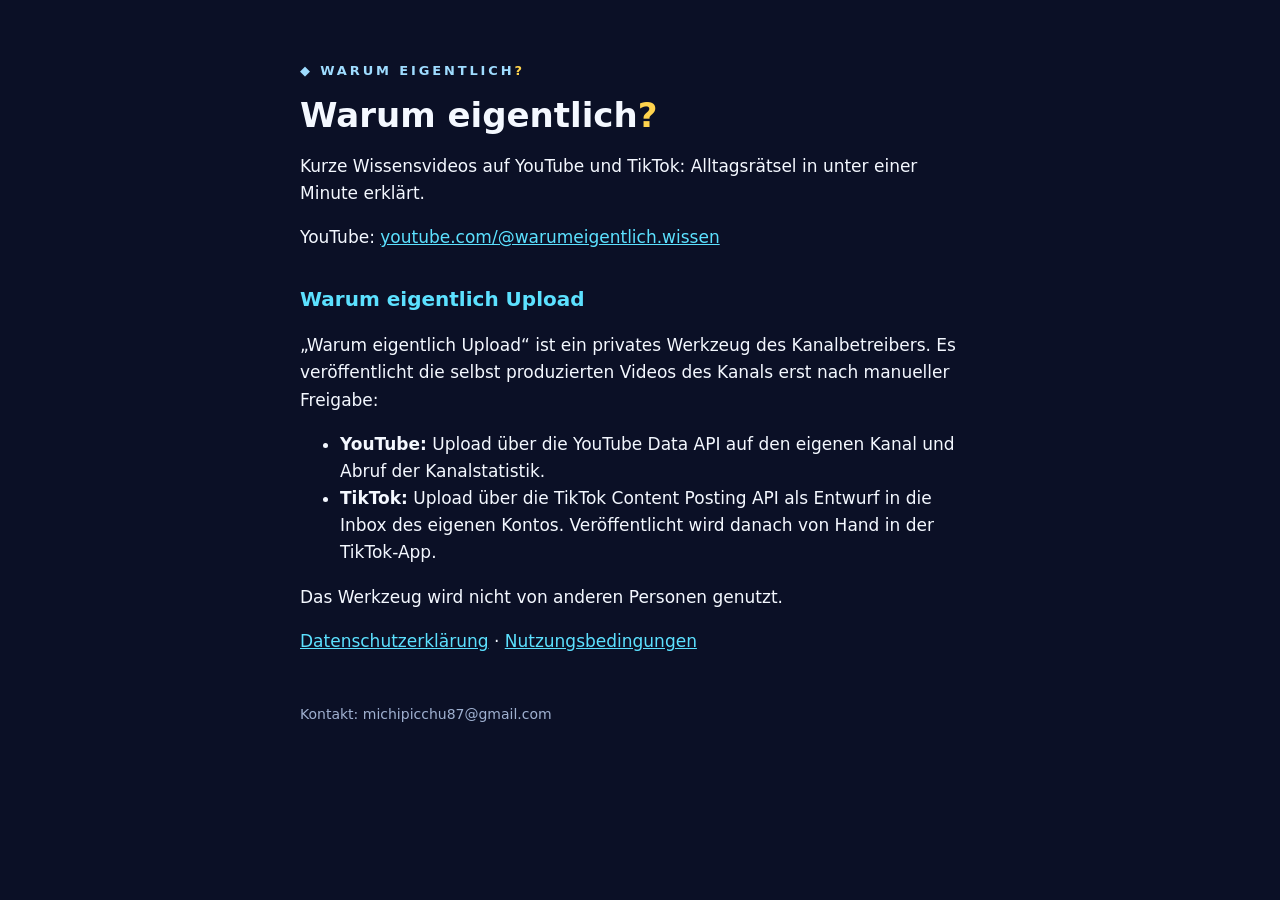
<file: index.html>
<!doctype html>
<html lang="de"><head><meta charset="utf-8"><meta name="viewport" content="width=device-width,initial-scale=1">
<title>Warum eigentlich?</title><link rel="stylesheet" href="style.css"></head>
<body><main>
<p class="brand">◆ Warum eigentlich<span class="q">?</span></p>
<h1>Warum eigentlich<span class="q">?</span></h1>
<p>Kurze Wissensvideos auf YouTube und TikTok: Alltagsrätsel in unter einer Minute erklärt.</p>
<p>YouTube: <a href="https://www.youtube.com/@warumeigentlich.wissen">youtube.com/@warumeigentlich.wissen</a></p>
<h2>Warum eigentlich Upload</h2>
<p>„Warum eigentlich Upload“ ist ein privates Werkzeug des Kanalbetreibers. Es veröffentlicht die selbst produzierten
Videos des Kanals erst nach manueller Freigabe:</p>
<ul>
<li><b>YouTube:</b> Upload über die YouTube Data API auf den eigenen Kanal und Abruf der Kanalstatistik.</li>
<li><b>TikTok:</b> Upload über die TikTok Content Posting API als Entwurf in die Inbox des eigenen Kontos.
Veröffentlicht wird danach von Hand in der TikTok-App.</li>
</ul>
<p>Das Werkzeug wird nicht von anderen Personen genutzt.</p>
<p><a href="datenschutz.html">Datenschutzerklärung</a> · <a href="nutzungsbedingungen.html">Nutzungsbedingungen</a></p>
<footer>Kontakt: michipicchu87@gmail.com</footer>
</main></body></html>
</file>
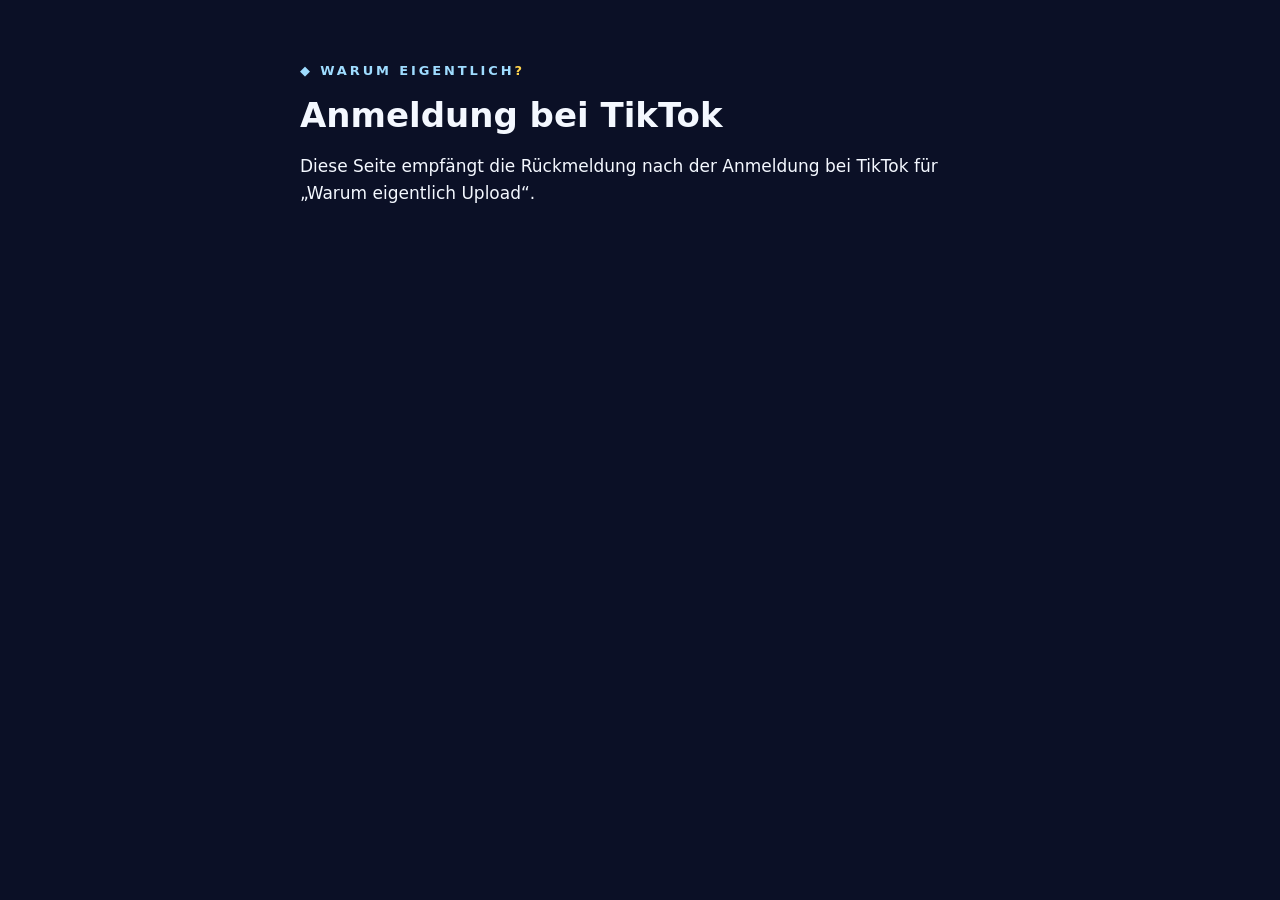
<file: callback.html>
<!doctype html>
<html lang="de"><head><meta charset="utf-8"><meta name="viewport" content="width=device-width,initial-scale=1">
<meta name="referrer" content="no-referrer">
<title>Anmeldung · Warum eigentlich?</title><link rel="stylesheet" href="style.css">
<style>textarea{width:100%;height:110px;background:#0f1638;color:#f4f8ff;border:1px solid #3f86b0;border-radius:8px;padding:10px;font:14px/1.4 monospace}button{margin-top:10px;background:#5ce1ff;color:#0b1026;border:0;border-radius:8px;padding:10px 18px;font-weight:800;cursor:pointer}</style></head>
<body><main>
<p class="brand"><a href="index.html" style="color:inherit;text-decoration:none">◆ Warum eigentlich<span class="q">?</span></a></p>
<h1>Anmeldung bei TikTok</h1>
<div id="ok" hidden>
<p>Die Anmeldung hat geklappt. Diese Adresse kopieren und in <code>tools/tiktok_auth.py</code> einfügen:</p>
<textarea id="url" readonly></textarea>
<button id="copy">Kopieren</button>
</div>
<p id="err" hidden></p>
<p id="none">Diese Seite empfängt die Rückmeldung nach der Anmeldung bei TikTok für „Warum eigentlich Upload“.</p>
<script>
const q = new URLSearchParams(location.search);
if (q.get("code")) {
  document.getElementById("none").hidden = true;
  document.getElementById("ok").hidden = false;
  document.getElementById("url").value = location.href;
  document.getElementById("copy").onclick = () => { navigator.clipboard.writeText(location.href); document.getElementById("copy").textContent = "Kopiert ✓"; };
} else if (q.get("error")) {
  document.getElementById("none").hidden = true;
  const e = document.getElementById("err"); e.hidden = false;
  e.textContent = "TikTok meldet einen Fehler: " + q.get("error") + " " + (q.get("error_description") || "");
}
</script>
</main></body></html>
</file>
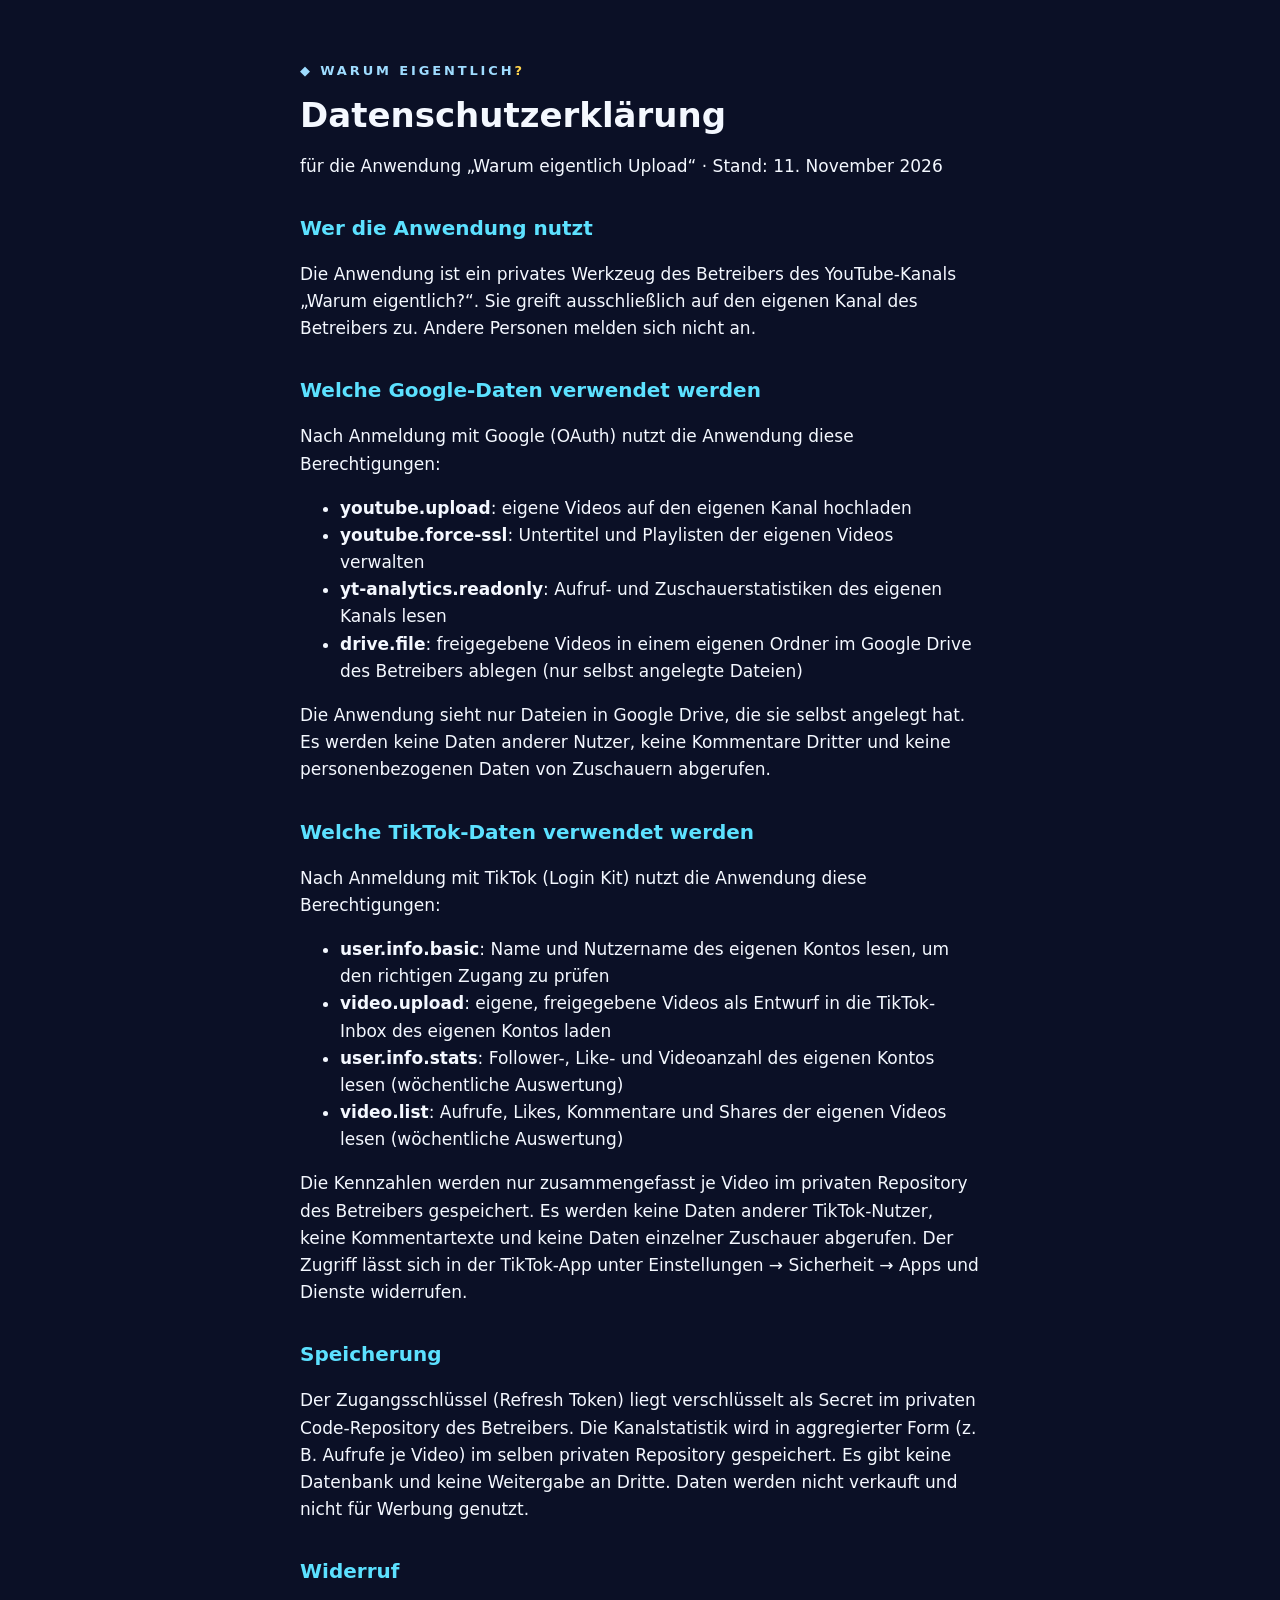
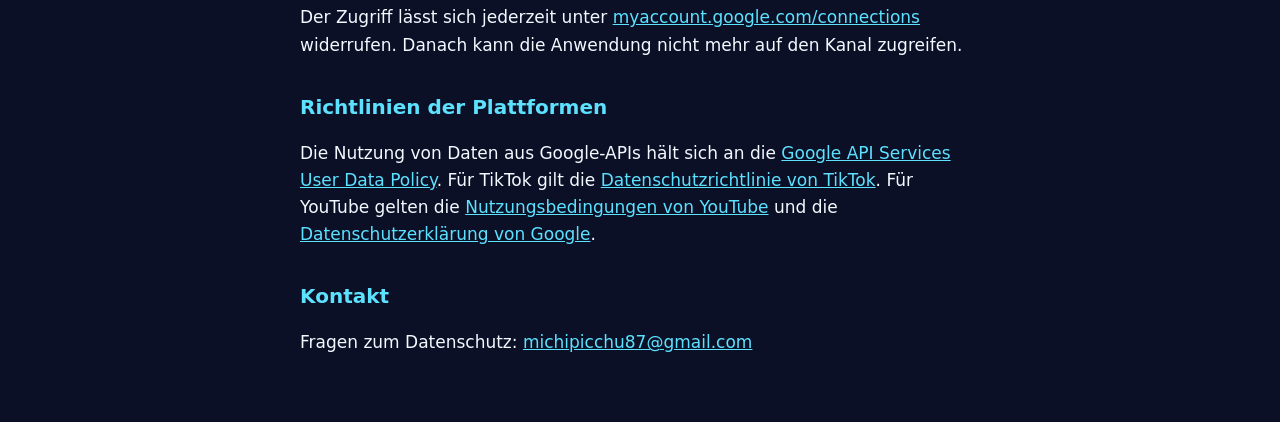
<file: datenschutz.html>
<!doctype html>
<html lang="de"><head><meta charset="utf-8"><meta name="viewport" content="width=device-width,initial-scale=1">
<title>Datenschutz · Warum eigentlich?</title><link rel="stylesheet" href="style.css"></head>
<body><main>
<p class="brand"><a href="index.html" style="color:inherit;text-decoration:none">◆ Warum eigentlich<span class="q">?</span></a></p>
<h1>Datenschutzerklärung</h1>
<p>für die Anwendung „Warum eigentlich Upload“ · Stand: 11. November 2026</p>

<h2>Wer die Anwendung nutzt</h2>
<p>Die Anwendung ist ein privates Werkzeug des Betreibers des YouTube-Kanals „Warum eigentlich?“. Sie greift ausschließlich
auf den eigenen Kanal des Betreibers zu. Andere Personen melden sich nicht an.</p>

<h2>Welche Google-Daten verwendet werden</h2>
<p>Nach Anmeldung mit Google (OAuth) nutzt die Anwendung diese Berechtigungen:</p>
<ul>
<li><b>youtube.upload</b>: eigene Videos auf den eigenen Kanal hochladen</li>
<li><b>youtube.force-ssl</b>: Untertitel und Playlisten der eigenen Videos verwalten</li>
<li><b>yt-analytics.readonly</b>: Aufruf- und Zuschauerstatistiken des eigenen Kanals lesen</li>
<li><b>drive.file</b>: freigegebene Videos in einem eigenen Ordner im Google Drive des Betreibers ablegen (nur selbst angelegte Dateien)</li>
</ul>
<p>Die Anwendung sieht nur Dateien in Google Drive, die sie selbst angelegt hat. Es werden keine Daten anderer Nutzer, keine Kommentare Dritter und keine personenbezogenen Daten von Zuschauern abgerufen.</p>

<h2>Welche TikTok-Daten verwendet werden</h2>
<p>Nach Anmeldung mit TikTok (Login Kit) nutzt die Anwendung diese Berechtigungen:</p>
<ul>
<li><b>user.info.basic</b>: Name und Nutzername des eigenen Kontos lesen, um den richtigen Zugang zu prüfen</li>
<li><b>video.upload</b>: eigene, freigegebene Videos als Entwurf in die TikTok-Inbox des eigenen Kontos laden</li>
<li><b>user.info.stats</b>: Follower-, Like- und Videoanzahl des eigenen Kontos lesen (wöchentliche Auswertung)</li>
<li><b>video.list</b>: Aufrufe, Likes, Kommentare und Shares der eigenen Videos lesen (wöchentliche Auswertung)</li>
</ul>
<p>Die Kennzahlen werden nur zusammengefasst je Video im privaten Repository des Betreibers gespeichert. Es werden keine Daten anderer TikTok-Nutzer, keine Kommentartexte und keine Daten einzelner Zuschauer abgerufen.
Der Zugriff lässt sich in der TikTok-App unter Einstellungen → Sicherheit → Apps und Dienste widerrufen.</p>

<h2>Speicherung</h2>
<p>Der Zugangsschlüssel (Refresh Token) liegt verschlüsselt als Secret im privaten Code-Repository des Betreibers.
Die Kanalstatistik wird in aggregierter Form (z. B. Aufrufe je Video) im selben privaten Repository gespeichert.
Es gibt keine Datenbank und keine Weitergabe an Dritte. Daten werden nicht verkauft und nicht für Werbung genutzt.</p>

<h2>Widerruf</h2>
<p>Der Zugriff lässt sich jederzeit unter <a href="https://myaccount.google.com/connections">myaccount.google.com/connections</a>
widerrufen. Danach kann die Anwendung nicht mehr auf den Kanal zugreifen.</p>

<h2>Richtlinien der Plattformen</h2>
<p>Die Nutzung von Daten aus Google-APIs hält sich an die
<a href="https://developers.google.com/terms/api-services-user-data-policy">Google API Services User Data Policy</a>.
Für TikTok gilt die <a href="https://www.tiktok.com/legal/page/eea/privacy-policy/de">Datenschutzrichtlinie von TikTok</a>. Für YouTube gelten die <a href="https://www.youtube.com/t/terms">Nutzungsbedingungen von YouTube</a> und die
<a href="https://policies.google.com/privacy">Datenschutzerklärung von Google</a>.</p>

<h2>Kontakt</h2>
<p>Fragen zum Datenschutz: <a href="mailto:michipicchu87@gmail.com">michipicchu87@gmail.com</a></p>
</main></body></html>
</file>
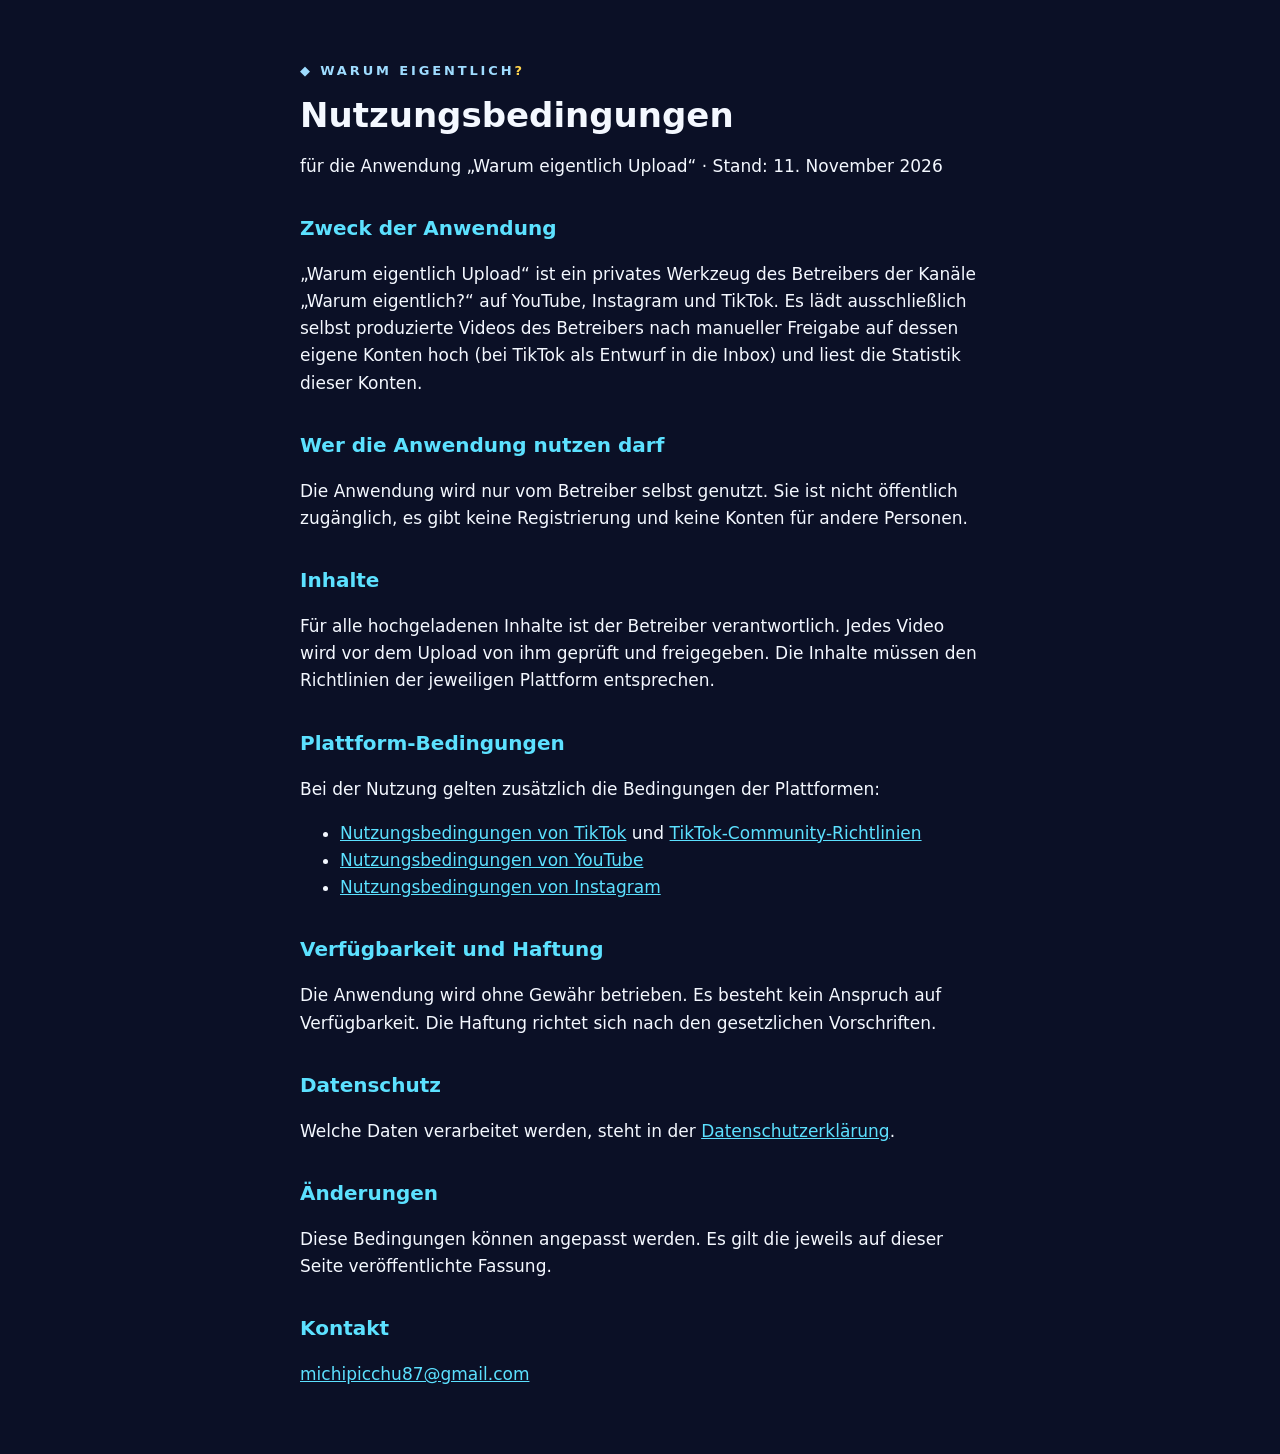
<file: nutzungsbedingungen.html>
<!doctype html>
<html lang="de"><head><meta charset="utf-8"><meta name="viewport" content="width=device-width,initial-scale=1">
<title>Nutzungsbedingungen · Warum eigentlich?</title><link rel="stylesheet" href="style.css"></head>
<body><main>
<p class="brand"><a href="index.html" style="color:inherit;text-decoration:none">◆ Warum eigentlich<span class="q">?</span></a></p>
<h1>Nutzungsbedingungen</h1>
<p>für die Anwendung „Warum eigentlich Upload“ · Stand: 11. November 2026</p>

<h2>Zweck der Anwendung</h2>
<p>„Warum eigentlich Upload“ ist ein privates Werkzeug des Betreibers der Kanäle „Warum eigentlich?“ auf YouTube,
Instagram und TikTok. Es lädt ausschließlich selbst produzierte Videos des Betreibers nach manueller Freigabe auf
dessen eigene Konten hoch (bei TikTok als Entwurf in die Inbox) und liest die Statistik dieser Konten.</p>

<h2>Wer die Anwendung nutzen darf</h2>
<p>Die Anwendung wird nur vom Betreiber selbst genutzt. Sie ist nicht öffentlich zugänglich, es gibt keine
Registrierung und keine Konten für andere Personen.</p>

<h2>Inhalte</h2>
<p>Für alle hochgeladenen Inhalte ist der Betreiber verantwortlich. Jedes Video wird vor dem Upload von ihm geprüft
und freigegeben. Die Inhalte müssen den Richtlinien der jeweiligen Plattform entsprechen.</p>

<h2>Plattform-Bedingungen</h2>
<p>Bei der Nutzung gelten zusätzlich die Bedingungen der Plattformen:</p>
<ul>
<li><a href="https://www.tiktok.com/legal/page/eea/terms-of-service/de">Nutzungsbedingungen von TikTok</a> und
<a href="https://www.tiktok.com/community-guidelines">TikTok-Community-Richtlinien</a></li>
<li><a href="https://www.youtube.com/t/terms">Nutzungsbedingungen von YouTube</a></li>
<li><a href="https://help.instagram.com/581066165581870">Nutzungsbedingungen von Instagram</a></li>
</ul>

<h2>Verfügbarkeit und Haftung</h2>
<p>Die Anwendung wird ohne Gewähr betrieben. Es besteht kein Anspruch auf Verfügbarkeit. Die Haftung richtet sich
nach den gesetzlichen Vorschriften.</p>

<h2>Datenschutz</h2>
<p>Welche Daten verarbeitet werden, steht in der <a href="datenschutz.html">Datenschutzerklärung</a>.</p>

<h2>Änderungen</h2>
<p>Diese Bedingungen können angepasst werden. Es gilt die jeweils auf dieser Seite veröffentlichte Fassung.</p>

<h2>Kontakt</h2>
<p><a href="mailto:michipicchu87@gmail.com">michipicchu87@gmail.com</a></p>
</main></body></html>
</file>
<file: style.css>
:root{--navy:#0b1026;--cyan:#5ce1ff;--yellow:#ffd34d;--white:#f4f8ff}
*{box-sizing:border-box}body{margin:0;background:var(--navy);color:var(--white);font:17px/1.6 system-ui,-apple-system,"Segoe UI",Roboto,sans-serif}
main{max-width:720px;margin:0 auto;padding:48px 20px}h1{font-size:34px;line-height:1.2;margin:0 0 8px}h2{color:var(--cyan);font-size:20px;margin-top:32px}
a{color:var(--cyan)}.brand{letter-spacing:.22em;font-weight:800;font-size:13px;color:#9fdcff;text-transform:uppercase}.q{color:var(--yellow)}
footer{margin-top:48px;font-size:14px;color:#9fb0d0}
</file>
